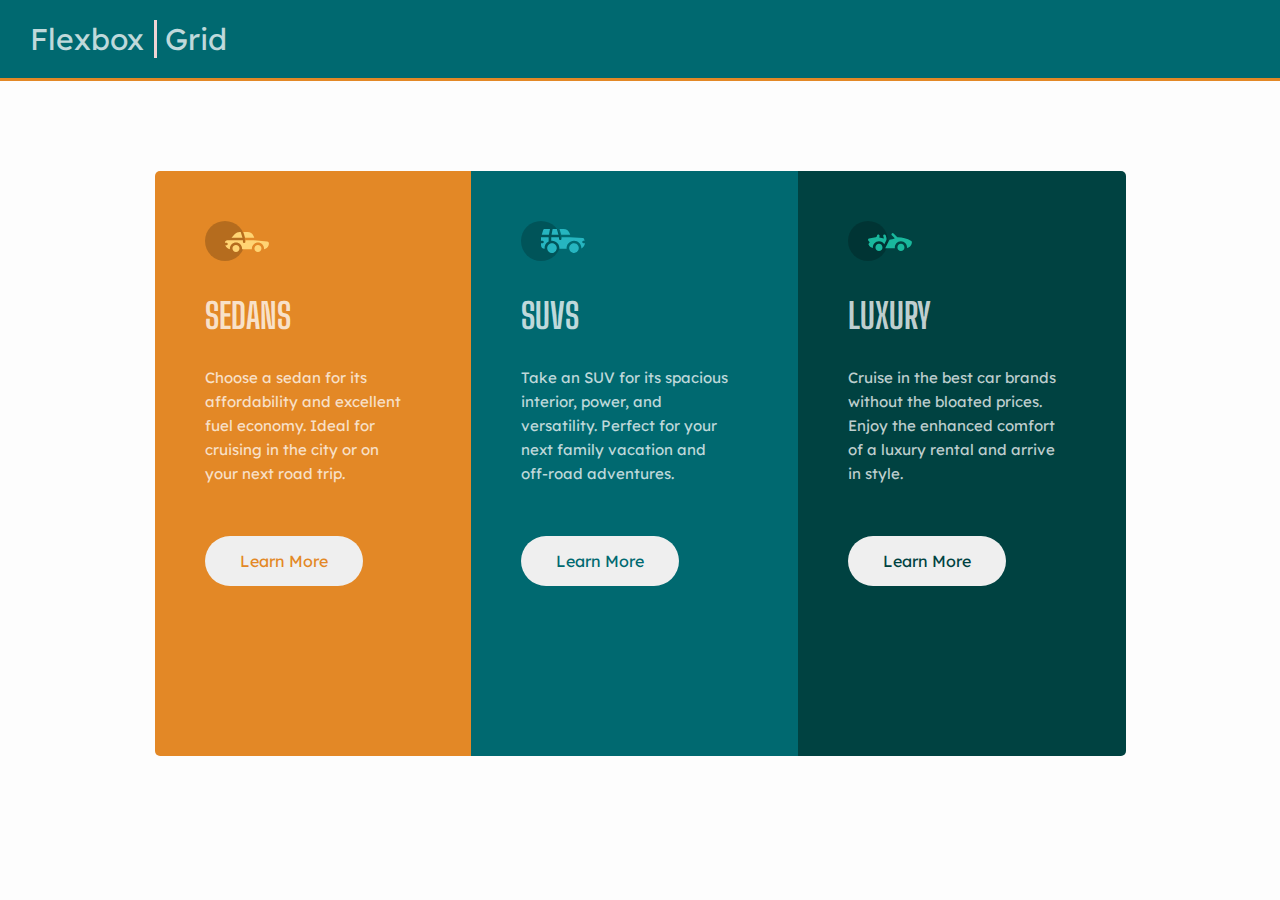
<file: index.html>
<!DOCTYPE html>
<html lang="en">
<head>
    <meta charset="UTF-8">
    <meta http-equiv="X-UA-Compatible" content="IE=edge">
    <meta name="viewport" content="width=device-width, initial-scale=1.0">
    <title>Flexbox</title>
    <link rel="stylesheet" href="style.css">
</head>
<body>
    <nav>
        <a href="index.html" class="border_right">Flexbox</a>
        <a href="grid.html">Grid</a>
    </nav>

    <main>
        <div class="cards" id="orange">
            <img src="./images/icon-sedans.svg" alt="Sedan image">
            <h2>SEDANS</h2>
            <p>Choose a sedan for its <br>affordability and excellent <br>fuel economy. Ideal for <br>cruising in the city or on <br>your next road trip.</p>
            <button>Learn More</button>
        </div>

        <div class="cards" id="dark_cyan">
            <img src="./images/icon-suvs.svg" alt="Suvs image">
            <h2>SUVS</h2>
            <p>Take an SUV for its spacious <br>interior, power, and <br>versatility. Perfect for your <br>next family vacation and <br>off-road adventures.</p>
            <button>Learn More</button>
        </div>

        <div class="cards" id="very_dark_cyan">
            <img src="./images/icon-luxury.svg" alt="Luxury image">
            <h2>LUXURY</h2>
            <p>Cruise in the best car brands <br>without the bloated prices. <br>Enjoy the enhanced comfort <br>of a luxury rental and arrive <br>in style.</p>
            <button>Learn More</button>
        </div>

    </main>

</body>
</html>
</file>
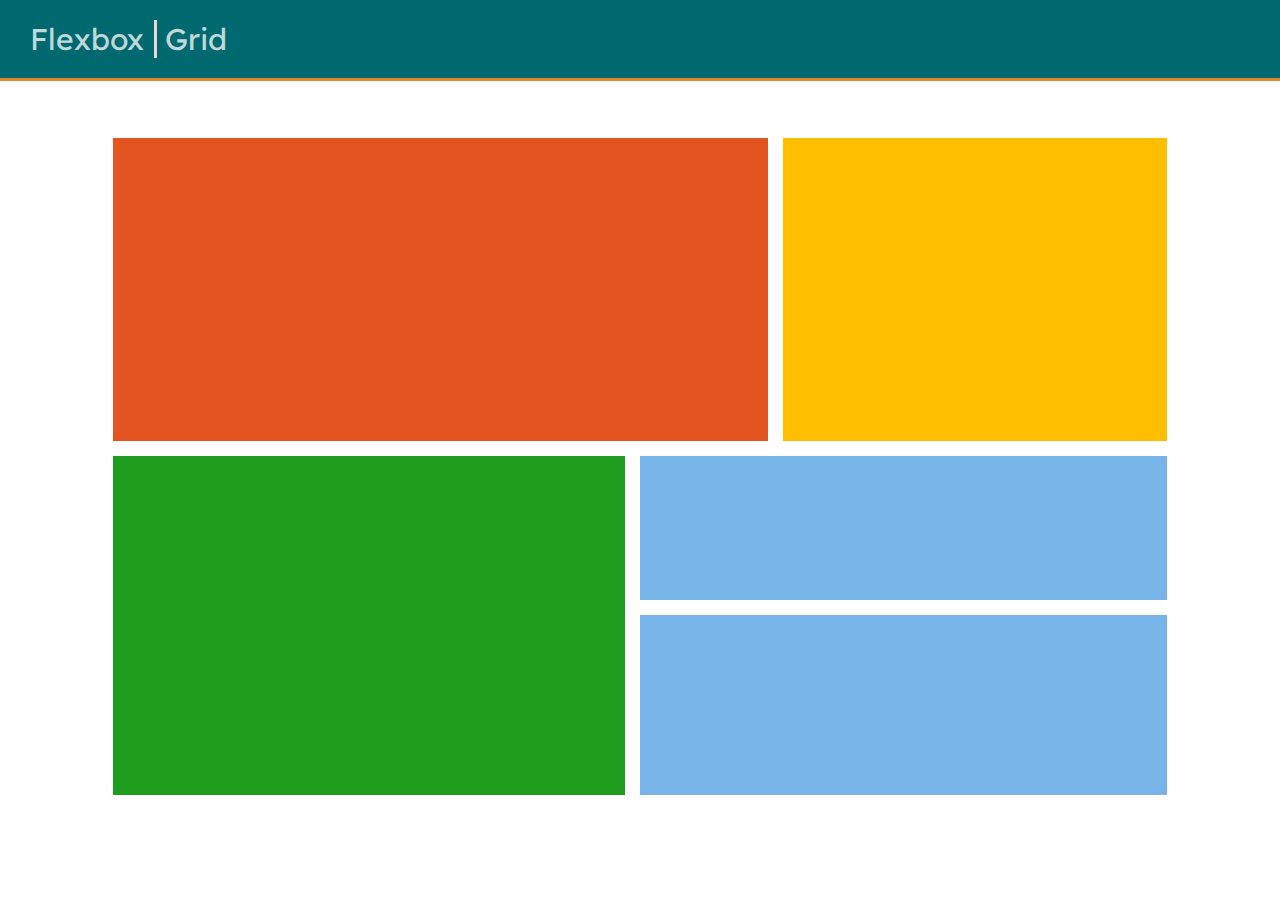
<file: grid.html>
<!DOCTYPE html>
<html lang="en">
<head>
    <meta charset="UTF-8">
    <meta http-equiv="X-UA-Compatible" content="IE=edge">
    <meta name="viewport" content="width=device-width, initial-scale=1.0">
    <title>Flexbox</title>
    <link rel="stylesheet" href="grid.css">
</head>
<body>
    <nav>
        <a href="index.html" class="border_right">Flexbox</a>
        <a href="grid.html">Grid</a>
    </nav>

    <main class="grid_container">
        <div class="orange grid_item"></div>
        <div class="yellow grid_item"></div>
        <div class="green grid_item"></div>
        <div class="first_blue grid_item"></div>
        <div class="second_blue grid_item"></div>
    </main>
    </body>
    </html>

</body>
</html>
</file>
<file: style.css>
@import url('https://fonts.googleapis.com/css2?family=Big+Shoulders+Display:wght@300;400;700&family=Lexend+Deca:wght@300;400&display=swap');

*{
    padding: 0;
    margin: 0;
    box-sizing: border-box;
}

body{
    background-color: #fdfdfd;
}


/*******Navbar*******/

nav{
    background-color: hsl(184, 100%, 22%);
    font-size: 30px;
    padding: 20px 30px;
    border-bottom: 3px solid hsl(31, 77%, 52%);
}

nav a{
    text-decoration: none;
    color: hsla(0, 0%, 100%, 0.75);
    font-family: 'Lexend Deca', sans-serif;
    font-weight: 400;
}

nav a:hover{
    color: hsl(31, 77%, 52%);
}

.border_right{
    border-right: 3px solid #efd5d5;
    padding-right: 10px;
}

/*******Main*******/

main{
    height: 65vh;
    width: 100%;
    margin: auto;
    display: flex;
    justify-content: center;
    margin-top: 7%;
}


/*****Content body*****/

#orange{
    background-color: hsl(31, 77%, 52%);
    padding: 50px 70px 0 50px;
    height: 100%;
    border-radius: 5px 0 0 5px;
}

#dark_cyan{
    background-color: hsl(184, 100%, 22%);
    padding: 50px 70px 0 50px;
    height: 100%;
    
}

#very_dark_cyan{
    background-color: hsl(179, 100%, 13%);
    padding: 50px 70px 0 50px;
    height: 100%;
    border-radius: 0 5px 5px 0;
}


/*******Content*******/

h2{
     padding: 30px 0;
     font-family: 'Big Shoulders Display', cursive;
     font-weight: 700;
     font-size: 35px;
     color: hsla(0, 0%, 100%, 0.75);
}

p{
    color: hsla(0, 0%, 100%, 0.75);
    font-size: 15px;
    font-family: 'Lexend Deca', sans-serif;
    font-weight: 400;
    line-height: 1.5rem;
    padding-bottom: 50px;
}


/*********Button*********/

button{
    padding: 15px 35px;
    font-size: 16px;
    font-family: 'Lexend Deca', sans-serif;
    font-weight: 400;
    border-radius: 30px;
    border: none;
}

#orange button{
    color: hsl(31, 77%, 52%);
}

#dark_cyan button{
    color: hsl(184, 100%, 22%);
}

#very_dark_cyan button{
    color: hsl(179, 100%, 13%);
}


/**********Hover*********/

#orange button:hover{
    background-color: hsl(31, 77%, 52%);
    color: hsla(0, 0%, 100%, 0.75);
    border: 1px solid hsla(0, 0%, 100%, 0.75);
}

#dark_cyan button:hover{
    background-color: hsl(184, 100%, 22%);
    color: hsla(0, 0%, 100%, 0.75);
    border: 1px solid hsla(0, 0%, 100%, 0.75);
}

#very_dark_cyan button:hover{
    background-color: hsl(179, 100%, 13%);
    color: hsla(0, 0%, 100%, 0.75);
    border: 1px solid hsla(0, 0%, 100%, 0.75);
}


/********Media query*******/

@media only screen and (max-width: 840px){
    main{
        display: flex;
        flex-direction: column;
        width: 70%;
        height: 100%;
        padding-bottom: 50px;
    }

    #orange{
        border-radius: 5px 5px 0 0;
    }

    #very_dark_cyan{
        border-radius: 0 0 5px 5px;
    }

    button{
        margin-bottom: 50px;
    }

    .cards{
        width: 100%;
    }
}
</file>
<file: grid.css>
@import url('https://fonts.googleapis.com/css2?family=Big+Shoulders+Display:wght@300;400;700&family=Lexend+Deca:wght@300;400&display=swap');

*{
    padding: 0;
    margin: 0;
    box-sizing: border-box;
}

body{
    background-color: hsla(0, 0%, 100%, 0.75);
}

nav{
    background-color: hsl(184, 100%, 22%);
    font-size: 30px;
    padding: 20px 30px;
    border-bottom: 3px solid hsl(31, 77%, 52%);
}

nav a{
    text-decoration: none;
    color: hsla(0, 0%, 100%, 0.75);
    font-family: 'Lexend Deca', sans-serif;
    font-weight: 400;
}

nav a:hover{
    color: hsl(31, 77%, 52%);
}

.border_right{
    border-right: 3px solid #efd5d5;
    padding-right: 10px;
}

.grid_container{
    margin-top: 2%;
    display: grid;
    grid-template-columns: 40% 10% 30%;
    grid-template-rows: 20% 20% 20% 25%;
    height: 80vh;
    gap: 15px;
    justify-content: center;
    align-content: center;
}

.grid_item{
    text-align: center;
}

.orange{
    background-color: rgb(228, 84, 32);
    grid-column: 1 / span 2;
    grid-row: 1 / span 2;
}    

.yellow{
    background-color: rgb(255, 191, 0);
    grid-column: 3;
    grid-row: 1  / span 2;
}

.green{
    background-color: rgb(29, 156, 29);
    grid-column: 1;
    grid-row: 3 / span 2;

}

.first_blue{
    background-color: rgb(120, 180, 231);
    grid-column: 2 / span 2;
    grid-row: 3;
}

.second_blue{
    background-color: rgb(120, 180, 231);grid-column: 2 / span 2;
    grid-row: 4;

}
</file>
